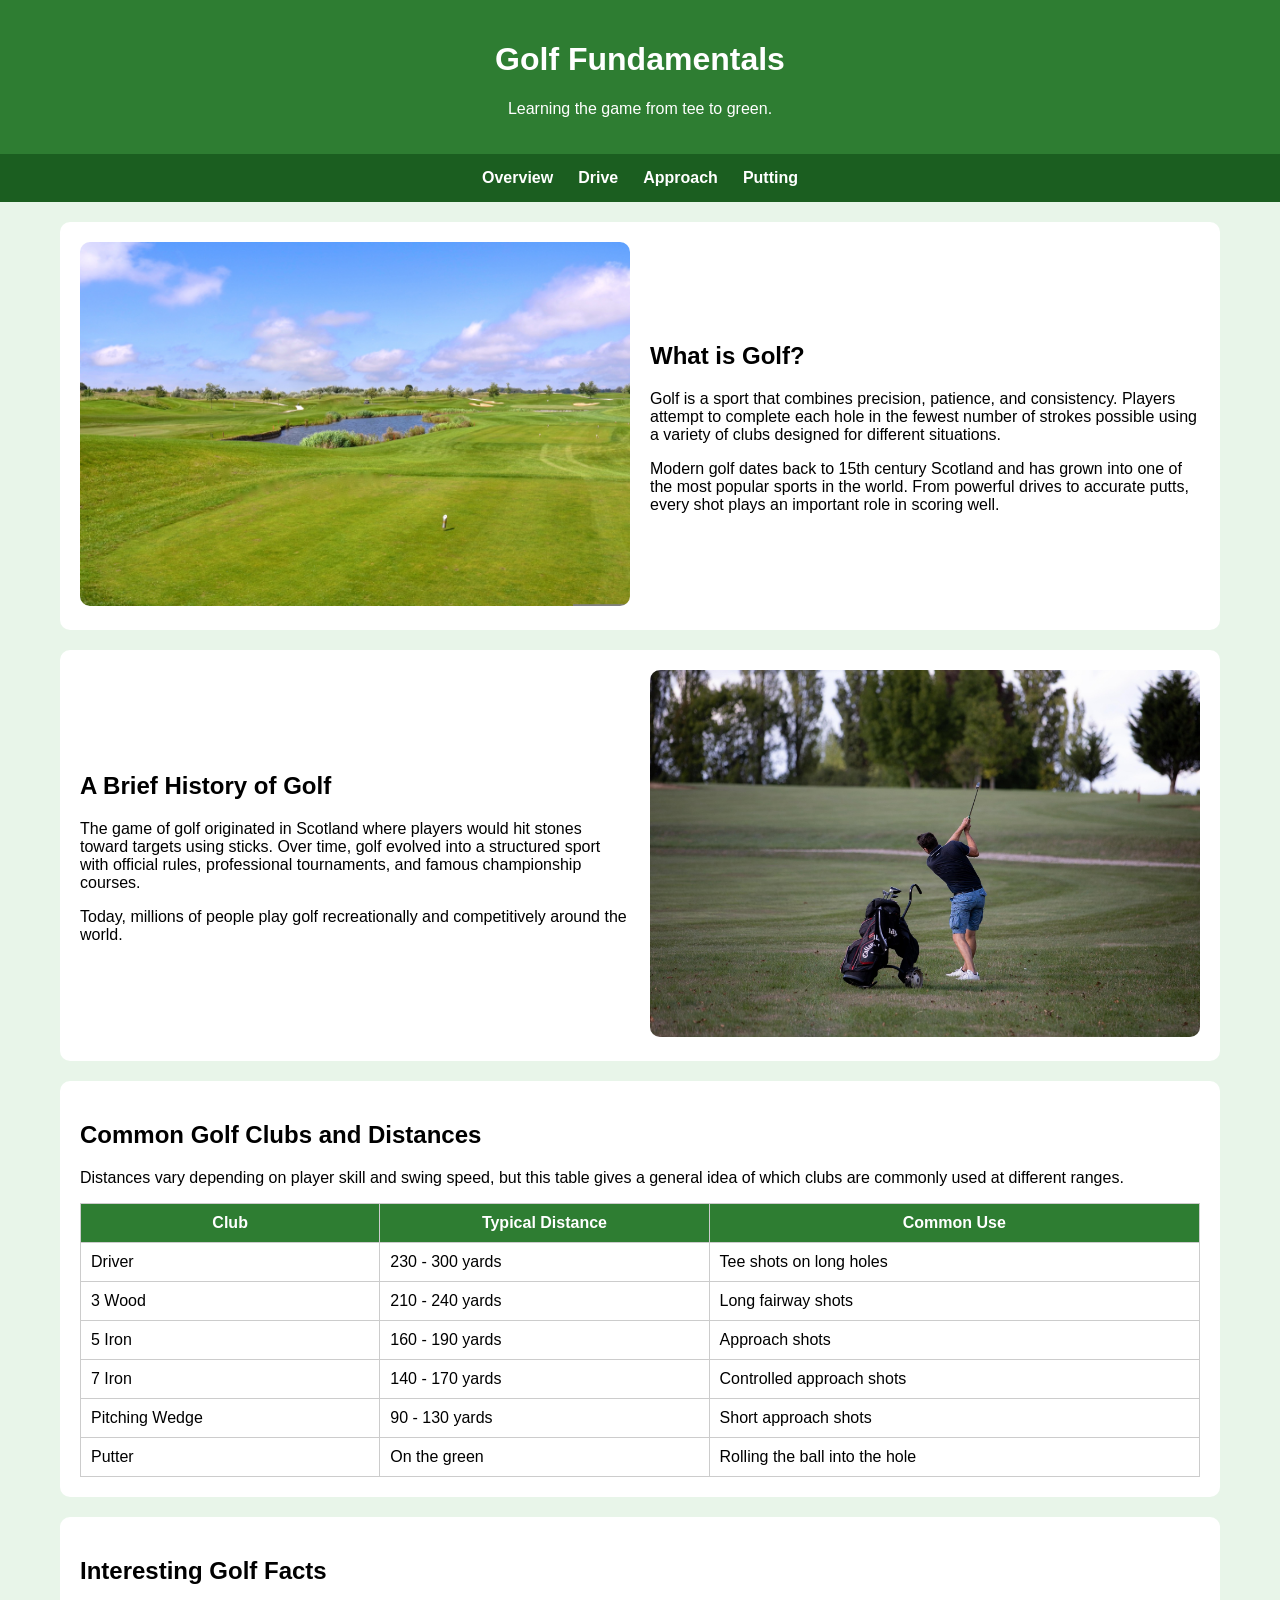
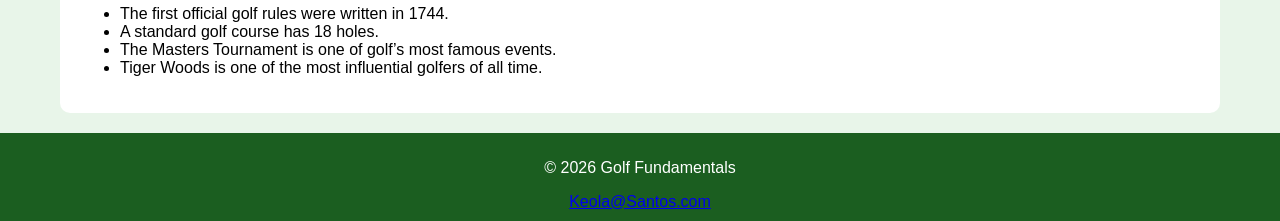
<file: index.html>
<!DOCTYPE html>
<html lang="en">
<head>
    <meta charset="UTF-8">
    <meta name="viewport" content="width=device-width, initial-scale=1.0">
    <title>Golf Fundamentals - Overview</title>
    <meta name="description" content="Learn the basics and history of golf.">
    <link rel="stylesheet" href="styles.css">
    <link rel="icon" type="image/png" href="images/favicon.png">
</head>
<body>
    <!-- HEADER -->
    <header>
        <h1>Golf Fundamentals</h1>
        <p>Learning the game from tee to green.</p>
    </header>
    <!-- NAVIGATION -->
    <nav>
        <ul>
            <li><a href="index.html">Overview</a></li>
            <li><a href="drive.html">Drive</a></li>
            <li><a href="approach.html">Approach</a></li>
            <li><a href="putting.html">Putting</a></li>
        </ul>
    </nav>
    <!-- MAIN CONTENT -->
    <main>
        <!-- INTRO SECTION -->
        <section class="content-row">
            <div class="media">
                <img src="course.jpg"
                     alt="Beautiful golf course">
            </div>
            <div class="text-content">
                <h2>What is Golf?</h2>
                <p>
                    Golf is a sport that combines precision, patience,
                    and consistency. Players attempt to complete each
                    hole in the fewest number of strokes possible using
                    a variety of clubs designed for different situations.
                </p>
                <p>
                    Modern golf dates back to 15th century Scotland and
                    has grown into one of the most popular sports in the
                    world. From powerful drives to accurate putts, every
                    shot plays an important role in scoring well.
                </p>
            </div>
        </section>
        <!-- HISTORY SECTION -->
        <section class="content-row reverse">
            <div class="media">
                <img src="swing.jpg"
                     alt="Golfer taking a swing">
            </div>
            <div class="text-content">
                <h2>A Brief History of Golf</h2>
                <p>
                    The game of golf originated in Scotland where players
                    would hit stones toward targets using sticks. Over time,
                    golf evolved into a structured sport with official rules,
                    professional tournaments, and famous championship courses.
                </p>
                <p>
                    Today, millions of people play golf recreationally and
                    competitively around the world.
                </p>
            </div>
        </section>
        <!-- TABLE SECTION -->
        <section>
            <h2>Common Golf Clubs and Distances</h2>
            <p>
                Distances vary depending on player skill and swing speed,
                but this table gives a general idea of which clubs are
                commonly used at different ranges.
            </p>
            <table>
                <tr>
                    <th>Club</th>
                    <th>Typical Distance</th>
                    <th>Common Use</th>
                </tr>
                <tr>
                    <td>Driver</td>
                    <td>230 - 300 yards</td>
                    <td>Tee shots on long holes</td>
                </tr>
                <tr>
                    <td>3 Wood</td>
                    <td>210 - 240 yards</td>
                    <td>Long fairway shots</td>
                </tr>
                <tr>
                    <td>5 Iron</td>
                    <td>160 - 190 yards</td>
                    <td>Approach shots</td>
                </tr>
                <tr>
                    <td>7 Iron</td>
                    <td>140 - 170 yards</td>
                    <td>Controlled approach shots</td>
                </tr>
                <tr>
                    <td>Pitching Wedge</td>
                    <td>90 - 130 yards</td>
                    <td>Short approach shots</td>
                </tr>
                <tr>
                    <td>Putter</td>
                    <td>On the green</td>
                    <td>Rolling the ball into the hole</td>
                </tr>
            </table>
        </section>
        <!-- FACTS SECTION -->
        <section>
            <h2>Interesting Golf Facts</h2>
            <ul>
                <li>The first official golf rules were written in 1744.</li>
                <li>A standard golf course has 18 holes.</li>
                <li>The Masters Tournament is one of golf’s most famous events.</li>
                <li>Tiger Woods is one of the most influential golfers of all time.</li>
            </ul>
        </section>
    </main>
    <!-- FOOTER -->
    <footer>
        <p>&copy; 2026 Golf Fundamentals </p>
        <a href="mailto:keola@santos.com">Keola@Santos.com</a>
    </footer>
</body>
</html>
</file>
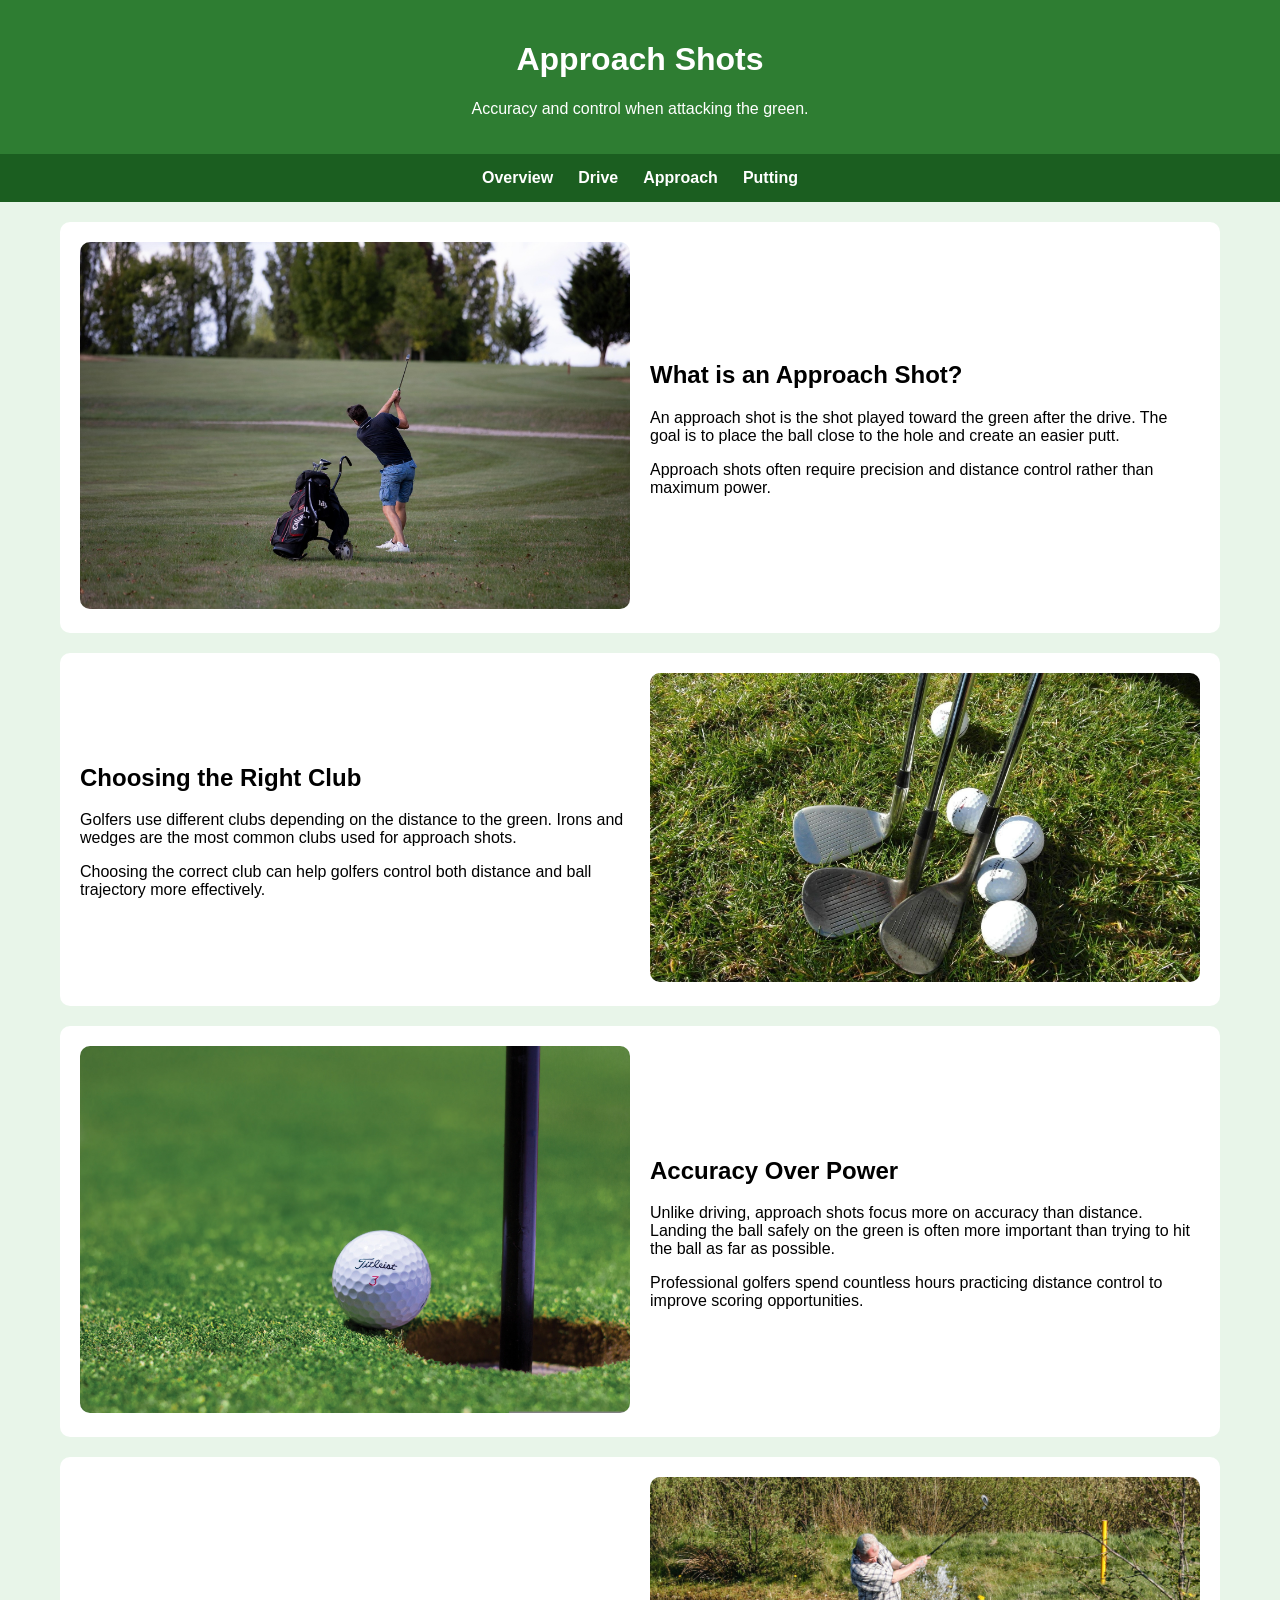
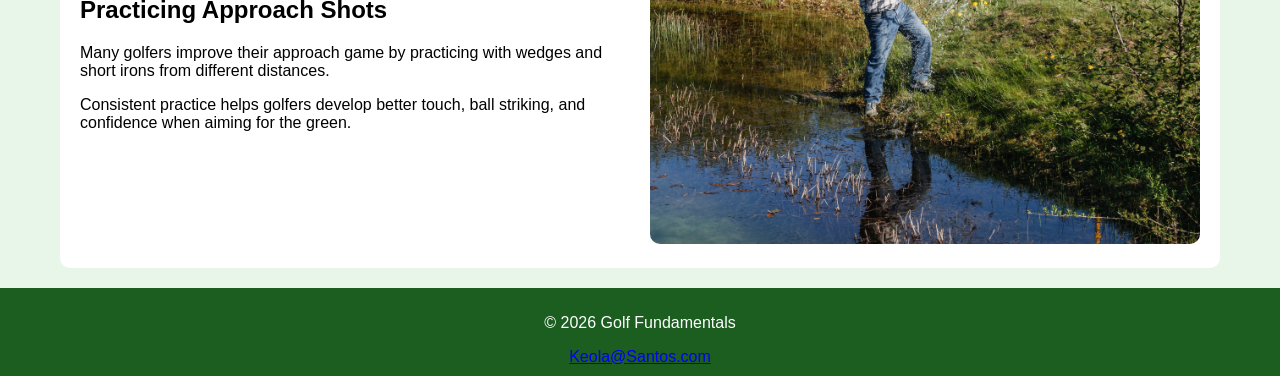
<file: approach.html>
<!DOCTYPE html>
<html lang="en">

<head>
  <meta charset="UTF-8">
  <meta name="viewport" content="width=device-width, initial-scale=1.0">
  <title>Golf Fundamentals - Approach Shots</title>
  <meta name="description" content="Learn the fundamentals of approach shots in golf.">
  <link rel="stylesheet" href="styles.css">
  <link rel="icon" type="image/png" href="images/favicon.png">
</head>
<body>
  <header>
    <h1>Approach Shots</h1>
    <p>Accuracy and control when attacking the green.</p>
  </header>
  <nav>
    <ul>
      <li><a href="index.html">Overview</a></li>
      <li><a href="drive.html">Drive</a></li>
      <li><a href="approach.html">Approach</a></li>
      <li><a href="putting.html">Putting</a></li>
    </ul>
  </nav>
  <main>
    <section class="content-row">
      <div class="media">
        <img src="swing.jpg" alt="Golfer hitting an approach shot">
      </div>
      <div class="text-content">
        <h2>What is an Approach Shot?</h2>
        <p>
          An approach shot is the shot played toward the green after the drive.
          The goal is to place the ball close to the hole and create an easier putt.
        </p>
        <p>
          Approach shots often require precision and distance control rather than
          maximum power.
        </p>
      </div>
    </section>
    <section class="content-row reverse">
      <div class="media">
        <img src="irons.jpg" alt="Golf iron club">
      </div>
      <div class="text-content">
        <h2>Choosing the Right Club</h2>
        <p>
          Golfers use different clubs depending on the distance to the green.
          Irons and wedges are the most common clubs used for approach shots.
        </p>
        <p>
          Choosing the correct club can help golfers control both distance
          and ball trajectory more effectively.
        </p>
      </div>
    </section>
    <section class="content-row">
      <div class="media">
        <img src="green.jpg" alt="Golf green and flag">
      </div>
      <div class="text-content">
        <h2>Accuracy Over Power</h2>
        <p>
          Unlike driving, approach shots focus more on accuracy than distance.
          Landing the ball safely on the green is often more important than
          trying to hit the ball as far as possible.
        </p>
        <p>
          Professional golfers spend countless hours practicing distance control
          to improve scoring opportunities.
        </p>
      </div>
    </section>
    <section class="content-row reverse">
      <div class="media">
        <img src="practice.jpg" alt="Golfer using a wedge club">
      </div>
      <div class="text-content">
        <h2>Practicing Approach Shots</h2>
        <p>
          Many golfers improve their approach game by practicing with wedges
          and short irons from different distances.
        </p>
        <p>
          Consistent practice helps golfers develop better touch, ball striking,
          and confidence when aiming for the green.
        </p>
      </div>
    </section>
  </main>
  <footer>
    <p>&copy; 2026 Golf Fundamentals</p>
    <a href="mailto:keola@santos.com">Keola@Santos.com</a>
  </footer>
</body>
</html>
</file>
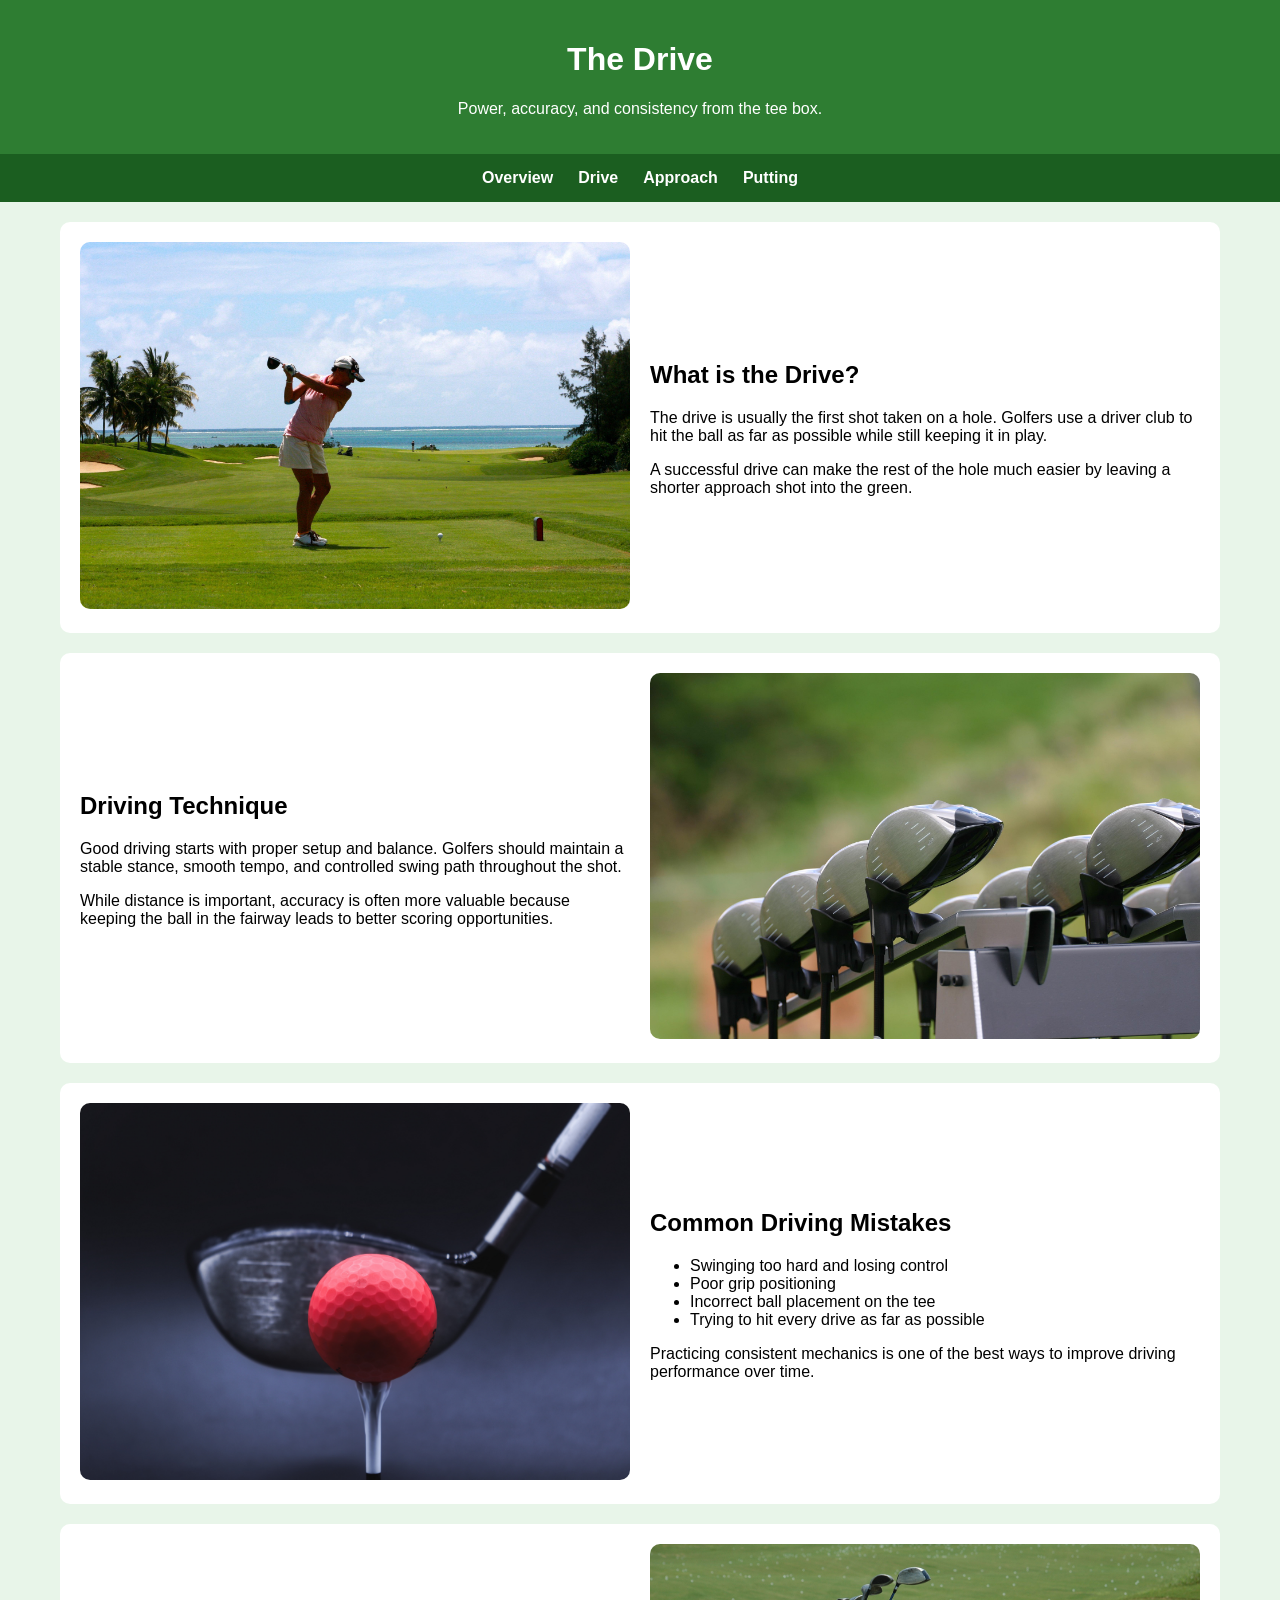
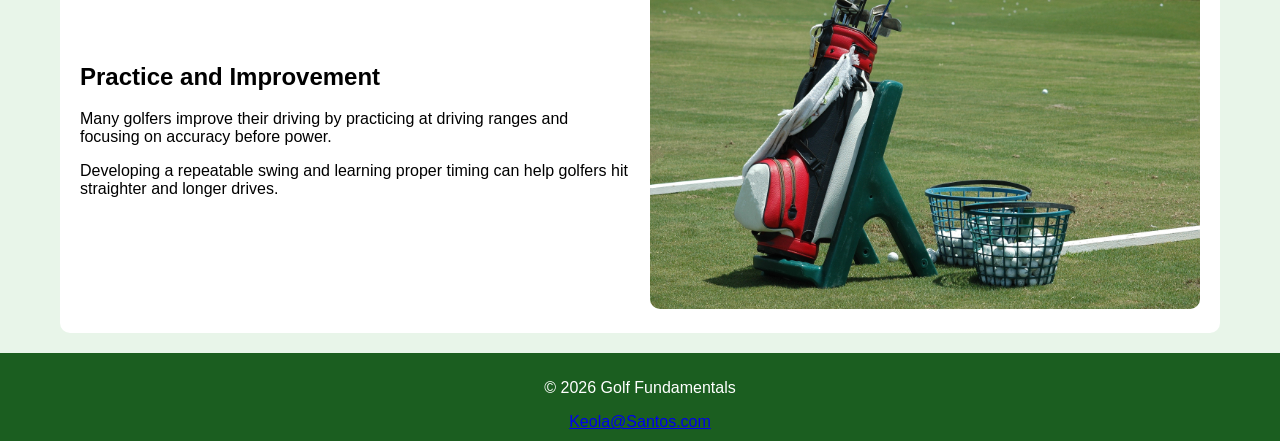
<file: drive.html>
<!DOCTYPE html>
<html lang="en">
<head>
  <meta charset="UTF-8">
  <meta name="viewport" content="width=device-width, initial-scale=1.0">
  <title>Golf Fundamentals - The Drive</title>
  <meta name="description" content="Learn the fundamentals of driving in golf.">
  <link rel="stylesheet" href="styles.css">
  <link rel="icon" type="image/png" href="images/favicon.png">
</head>
<body>
  <header>
    <h1>The Drive</h1>
    <p>Power, accuracy, and consistency from the tee box.</p>
  </header>
  <nav>
    <ul>
      <li><a href="index.html">Overview</a></li>
      <li><a href="drive.html">Drive</a></li>
      <li><a href="approach.html">Approach</a></li>
      <li><a href="putting.html">Putting</a></li>
    </ul>
  </nav>
  <main>
    <section class="content-row">
      <div class="media">
        <img src="drive.jpg" alt="Golfer hitting a driver">
      </div>
      <div class="text-content">
        <h2>What is the Drive?</h2>
        <p>
          The drive is usually the first shot taken on a hole.
          Golfers use a driver club to hit the ball as far as
          possible while still keeping it in play.
        </p>
        <p>
          A successful drive can make the rest of the hole much
          easier by leaving a shorter approach shot into the green.
        </p>
      </div>
    </section>
    <section class="content-row reverse">
      <div class="media">
        <img src="driverclub.jpg" alt="Golf driver club">
      </div>
      <div class="text-content">
        <h2>Driving Technique</h2>
        <p>
          Good driving starts with proper setup and balance.
          Golfers should maintain a stable stance, smooth tempo,
          and controlled swing path throughout the shot.
        </p>
        <p>
          While distance is important, accuracy is often more
          valuable because keeping the ball in the fairway leads
          to better scoring opportunities.
        </p>
      </div>
    </section>
    <section class="content-row">
      <div class="media">
        <img src="tee.jpg" alt="Golf ball on a tee">
      </div>
      <div class="text-content">
        <h2>Common Driving Mistakes</h2>
        <ul>
          <li>Swinging too hard and losing control</li>
          <li>Poor grip positioning</li>
          <li>Incorrect ball placement on the tee</li>
          <li>Trying to hit every drive as far as possible</li>
        </ul>
        <p>
          Practicing consistent mechanics is one of the best ways
          to improve driving performance over time.
        </p>
      </div>
    </section>
    <section class="content-row reverse">
      <div class="media">
        <img src="range.jpg" alt="Golfer practicing at a driving range">
      </div>
      <div class="text-content">
        <h2>Practice and Improvement</h2>
        <p>
          Many golfers improve their driving by practicing at
          driving ranges and focusing on accuracy before power.
        </p>
        <p>
          Developing a repeatable swing and learning proper timing
          can help golfers hit straighter and longer drives.
        </p>
      </div>
    </section>
  </main>
  <footer>
    <p>&copy; 2026 Golf Fundamentals</p>
    <a href="mailto:keola@santos.com">Keola@Santos.com</a>
  </footer>

</body>

</html>
</file>
<file: styles.css>
body {
  font-family: Arial, sans-serif;
  margin: 0;
  background-color: #e8f5e9;
}

/* HEADER */
header {
  background-color: #2e7d32;
  color: white;
  text-align: center;
  padding: 20px;
}

/* SECTIONS */
section {
  padding: 20px;
  margin: 20px;
  background: white;
  border-radius: 10px;
}

/* FOOTER */
footer {
  background: #1b5e20;
  color: white;
  text-align: center;
  padding: 10px;
}

/* TRANSFORM PROPERTY */
.golf-box {
  width: 200px;
  height: 100px;
  background-color: green;
  color: white;
  display: flex;
  align-items: center;
  justify-content: center;

  /* TRANSITION EXAMPLE (3 properties) */
  transition: transform 0.5s ease, background-color 0.5s, color 0.5s;
}

/* TRANSFORM EFFECT */
.golf-box:hover {
  transform: rotate(10deg) scale(1.1);
  background-color: darkgreen;
  color: yellow;
}
/* PUTTING AREA */
.putting-area {
  width: 300px;
  height: 100px;
  background: green;
  position: relative;
  border-radius: 10px;
}

/* GOLF BALL */
.golf-ball {
  width: 40px;
  height: 40px;
  background: white;
  border-radius: 50%;
  position: absolute;
  left: 10px;
  top: 30px;

  /* TRANSITION (3 properties for assignment) */
  transition: transform 1s ease, background-color 0.5s, box-shadow 0.5s;
}

/* HOVER EFFECT */
.putting-area:hover .golf-ball {
  transform: translateX(220px);
  background-color: lightgray;
  box-shadow: 0 0 10px black;
}

/* NAVIGATION */

nav {
  background-color: #1b5e20;
  padding: 15px;
}

nav ul {
  list-style: none;
  display: flex;
  justify-content: center;
  gap: 25px;

  margin: 0;
  padding: 0;
}

nav a {
  color: white;
  text-decoration: none;
  font-weight: bold;
}

nav a:hover {
  color: yellow;
}


/* MAIN CONTENT */

main {
  max-width: 1200px;
  margin: auto;
}


/* FLEX CONTENT ROWS */

.content-row {
  display: flex;
  align-items: center;
  gap: 20px;
}


/* REVERSED ROW */

.content-row.reverse {
  flex-direction: row-reverse;
}


/* MEDIA */

.media {
  flex: 1;
}

.media img,
.media video {
  width: 100%;
  border-radius: 10px;
}


/* TEXT SIDE */

.text-content {
  flex: 1;
}


/* TABLE */

table {
  width: 100%;
  border-collapse: collapse;
}

th,
td {
  border: 1px solid #ccc;
  padding: 10px;
}

th {
  background-color: #2e7d32;
  color: white;
}


/* FORM */

form {
  display: flex;
  flex-direction: column;
  gap: 10px;
}

input,
textarea,
select,
button {
  padding: 10px;
  border-radius: 5px;
  border: 1px solid #ccc;
}

button {
  background-color: #2e7d32;
  color: white;
  border: none;
}

button:hover {
  background-color: #1b5e20;
}


/* RESPONSIVE DESIGN */

@media (max-width: 768px) {

  .content-row,
  .content-row.reverse {
    flex-direction: column;
  }

  nav ul {
    flex-direction: column;
    align-items: center;
  }

}
</file>
